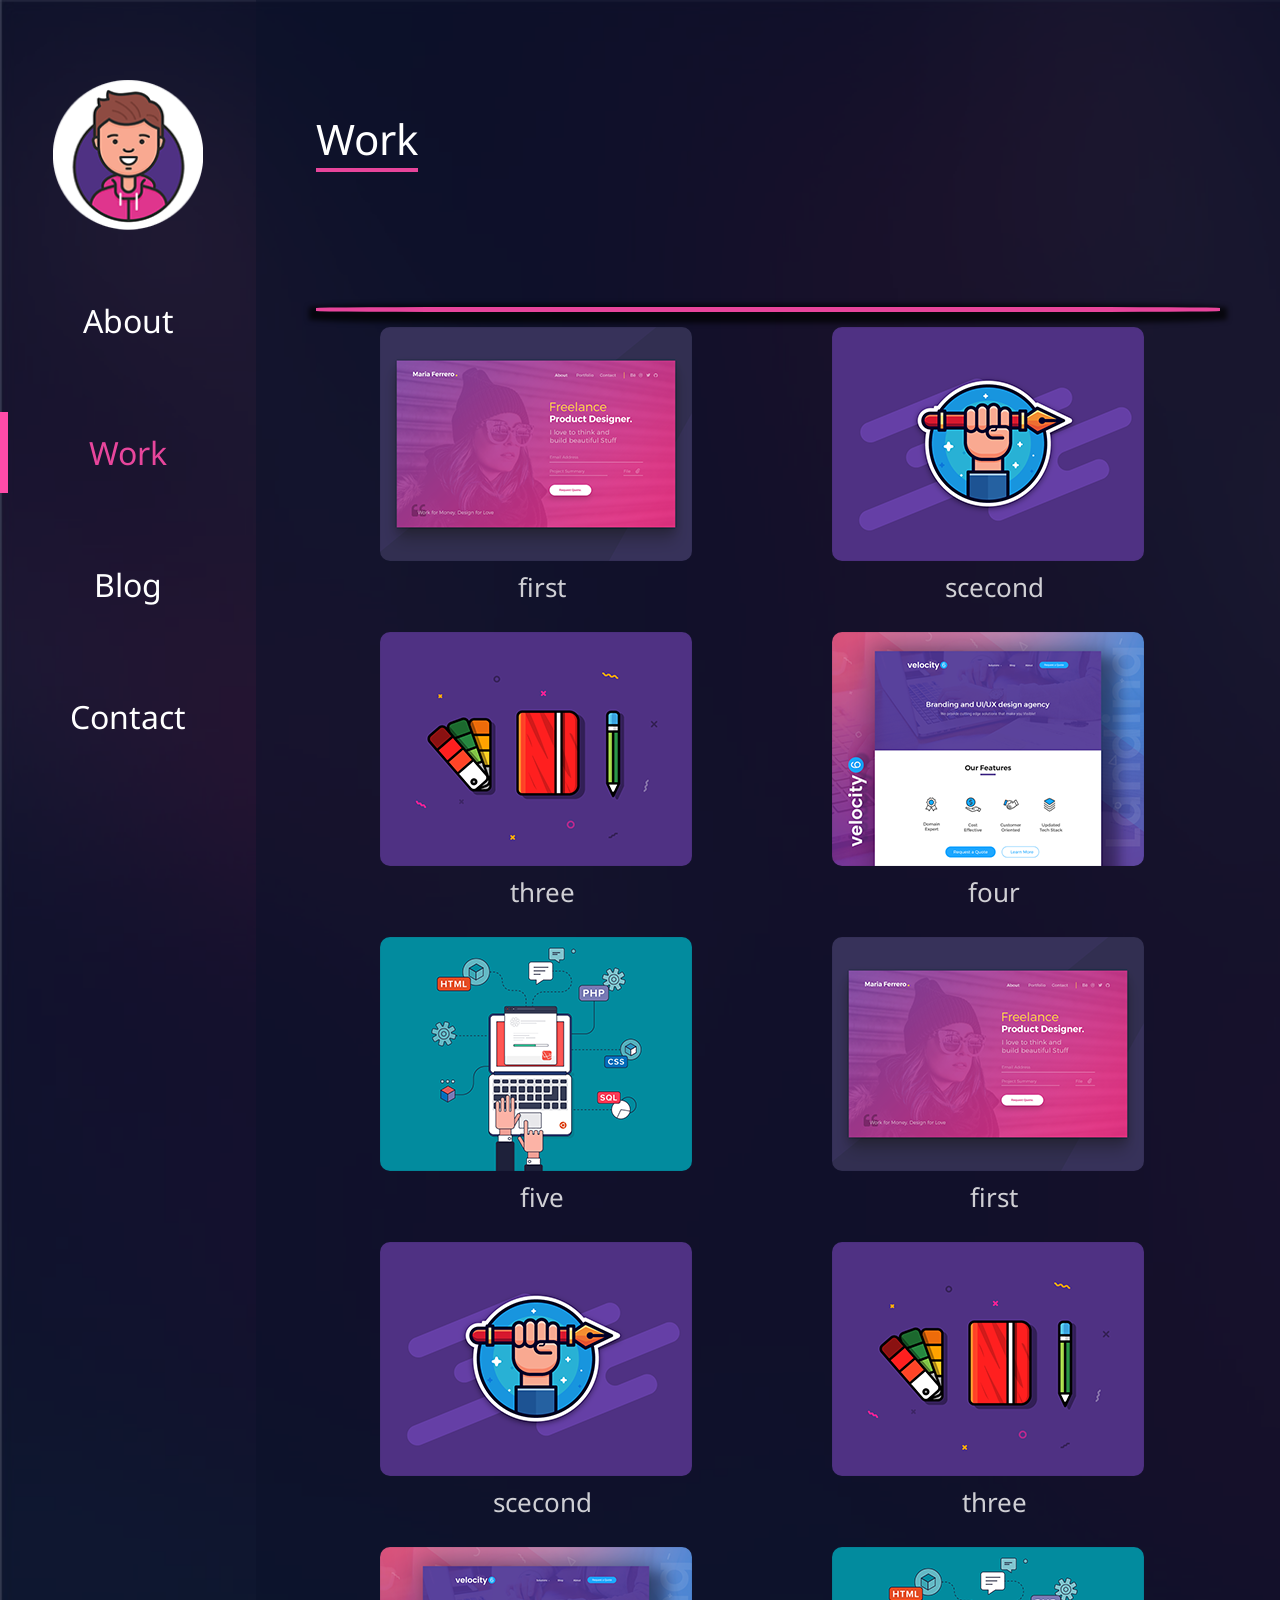
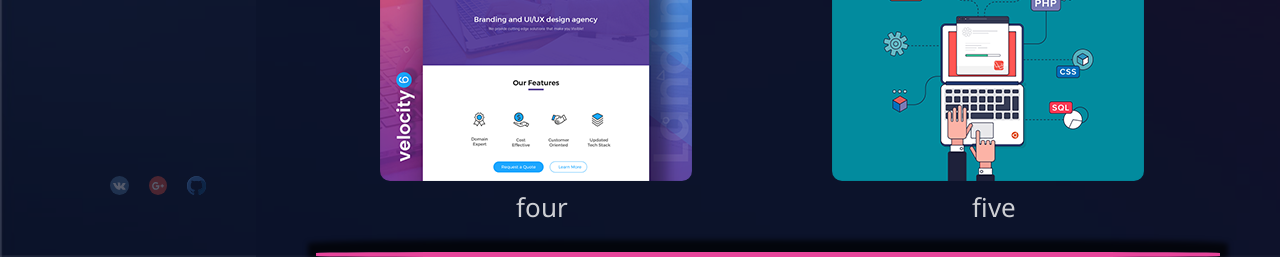
<file: index.html>
<!DOCTYPE html>
<html lang="en">
<head>
  <meta charset="UTF-8">
  <meta name="viewport" content="width=device-width,initial-scale=1.0">
  <link href="https://fonts.googleapis.com/css?family=K2D" rel="stylesheet">
  <title>Portfolio</title>
  <link rel="stylesheet" href="css/style.css">
</head>
<body>
  <div class="container">
  <div class="index-column__left">
      <header class="header">
       <div class="avatar">
         <img class="avatar__img" src="img/avatar.png" alt="avatar">
       </div>
       <nav class="nav-bar">
         <ul class="nav__list">
           <li class="nav__item"><a class="nav__link" href="about.html">About</a></li>
           <li class="nav__item"><a class="nav__link nav__link_active" href="index.html">Work</a></li>
           <li class="nav__item nav__item_dis"><a class="nav__link" href="labs.html">Blog</a></li>
           <li class="nav__item"><a class="nav__link" href="contact.html">Contact</a></li>
         </ul>
       </nav>
      </header>

      <footer class="footer__nav-bar">
        <ul class="social__list">
          <li class="social__item"><a class="social__link" href="https://vk.com/vladusha_u"><img src="img/vk.svg" alt=""></a> </li>
          <li class="social__item"><a class="social__link" href="#"><img src="img/google-plus.svg" alt=""></a></li>
          <li class="social__item"><a class="social__link" href="#"><img src="img/github.svg" alt=""></a></li>
       </ul>
      </footer>
  </div>
  <div class="index-column__right">
  <main class="work">
    <div class="block-entry">
    <h2 class="entry__title"><span class="entry__title_eff">Work</span></h2>
    <!-- <form class="search">
      <input class="search__input" id="input" type="text" autocomplete="off"/>
      <label class="search__label" for="input"></label>
      <button class="search__button" type="reset"></button>
      <div class="search__border"><span class="search__border_span"></span></div>
      <div class="search__close">x</div>
    </form> -->
    </div>
    <div class="gallery__top"></div>
    <section class="gallery">
      <!-- <figure class="gallery__item">
        <img class="gallery__img try" src="img/home-work.png" onclick="onImgClick(this)" alt="">
        <figcaption class="gallery__text" ><a class="gallery__link" href="#">Name of work Done</a></figcaption>
      </figure> -->
    </section>
    <div class="gallery__bot"></div>
  </main>
  </div>
  </div>
  <script async type="text/javascript" src="js/main.js"></script>
</body>
</html>
</file>
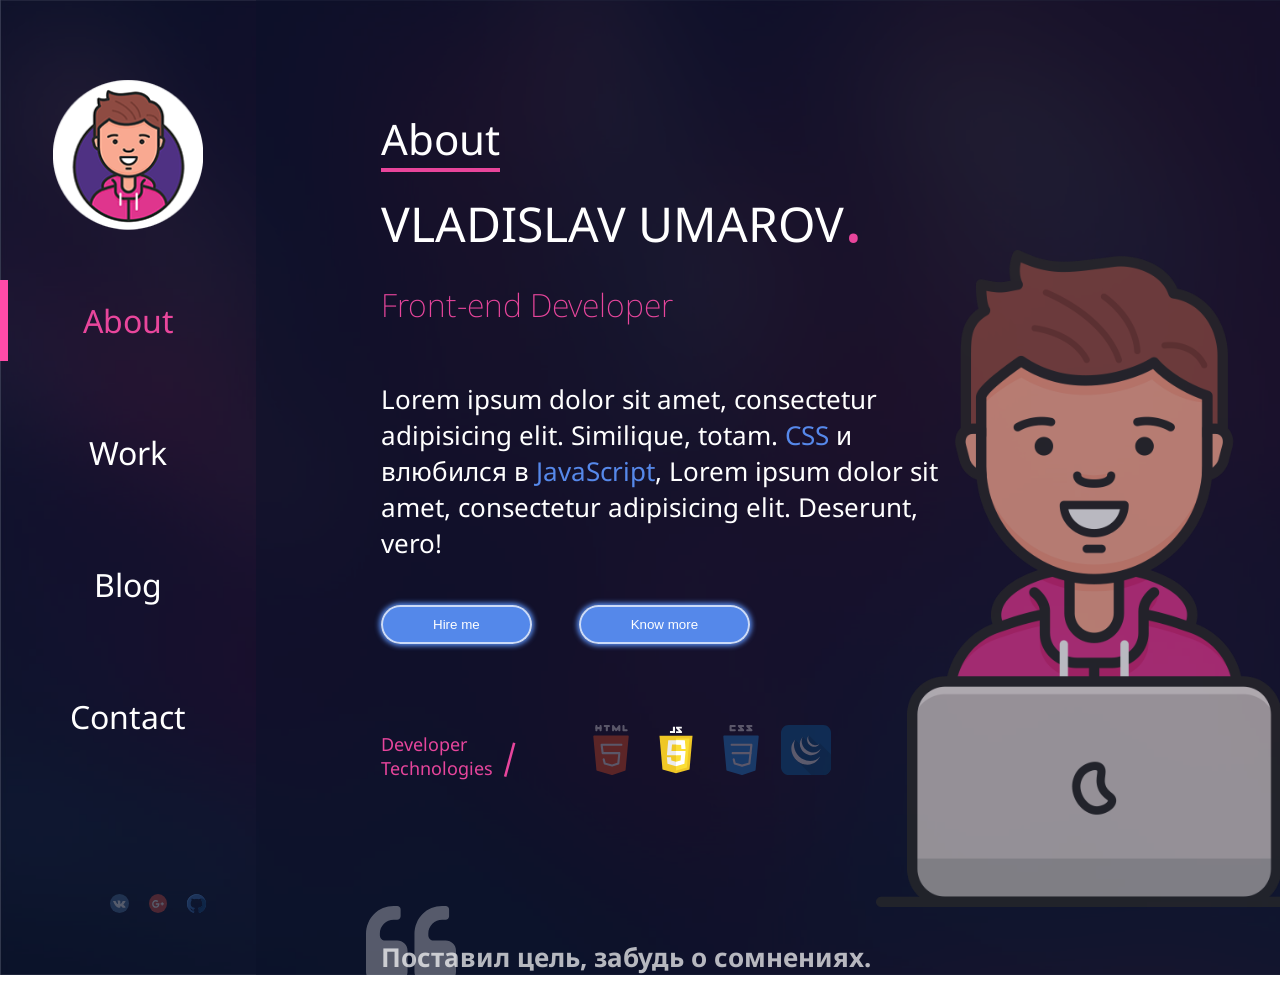
<file: about.html>
<!DOCTYPE html>
<html lang="en">
<head>
	<meta charset="UTF-8">
  <meta name="viewport" content="width=device-width,initial-scale=1.0">
  <link href="https://fonts.googleapis.com/css?family=K2D" rel="stylesheet">
	<title>Portfolio</title>
  <link rel="stylesheet" href="css/style.css">
</head>
<body>
  <div class="container">
    <div class="index-column__left">
      <header class="header">
       <div class="avatar">
         <img class="avatar__img" src="img/avatar.png" alt="avatar">
       </div>
       <nav class="nav-bar">
         <ul class="nav__list">
          <li class="nav__item"><a class="nav__link nav__link_active">About</a></li>
           <li class="nav__item"><a class="nav__link" href="index.html">Work</a></li>
           <li class="nav__item nav__item_dis"><a class="nav__link" href="labs.html">Blog</a></li>
           <li class="nav__item"><a class="nav__link" href="contact.html">Contact</a></li>
         </ul>
       </nav>
      </header>

      <footer class="footer__nav-bar">
        <ul class="social__list">
          <li class="social__item"><a class="social__link" href="https://vk.com/vladusha_u"><img src="img/vk.svg" alt=""></a> </li>
          <li class="social__item"><a class="social__link" href="#"><img src="img/google-plus.svg" alt=""></a></li>
          <li class="social__item"><a class="social__link" href="#"><img src="img/github.svg" alt=""></a></li>
       </ul>
      </footer>
  </div>

  <div class="index-column__right index-column__right_avatar">
    <main class="entry">
      <h2 class="entry__title"><span class="entry__title_eff">About</span></h2>
      <section class="about">
        <h1 class="about__title">VLADISLAV UMAROV</h1>
        <h3 class="about__subtitle">Front-end Developer</h3>
        <p class="about__text">Lorem ipsum dolor sit amet, consectetur adipisicing elit. Similique, totam. <span class="about__text_col">CSS</span> и влюбился в <span class="about__text_col">JavaScript</span>,
          Lorem ipsum dolor sit amet, consectetur adipisicing elit. Deserunt, vero!
         </p>
         <button class="entry__btn entry__btn_left btn">Hire me</button>
         <button class="entry__btn btn">Know more</button>
         <div class="preview">
         <p class="preview__title">Developer Technologies</p>
           <ul class="preview-menu">
             <li class="preview-menu__item">
              <a class="preview-menu__link">
                <img src="img/html.svg" alt="">
              </a>
             </li>
             <li class="preview-menu__item preview-menu__item_active">
              <a class="preview-menu__link">
                <img src="img/js.svg" alt="">
              </a>
             </li>
             <li class="preview-menu__item">
              <a class="preview-menu__link">
                <img src="img/css.svg" alt="">
              </a>
             </li>
             <li class="preview-menu__item">
              <a class="preview-menu__link preview-menu__link_mod">
                <img src="img/jquery.svg" alt="">
              </a>
             </li>
           </ul>
         </div>
         <b class="entry__slogan">Поставил цель, забудь о сомнениях.</b>
      </section>
    </main>
  </div>
  </div>
<script type="text/javascript" src="js/main.js"></script>
</body>
</html>
</file>
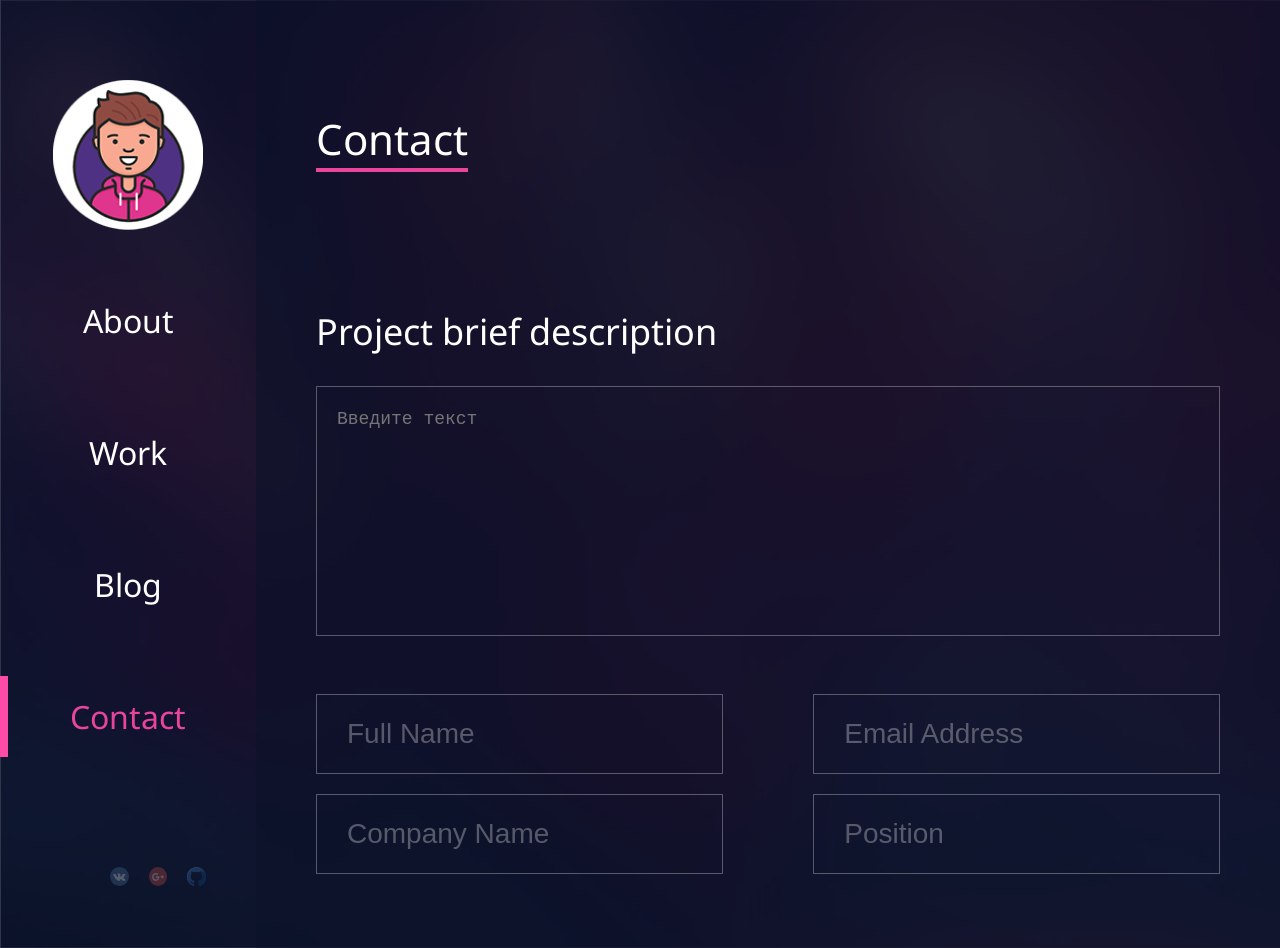
<file: contact.html>
<!DOCTYPE html>
<html lang="en">
  <head>
    <meta charset="UTF-8">
    <meta name="viewport" content="width=device-width,initial-scale=1.0">
    <link href="https://fonts.googleapis.com/css?family=K2D" rel="stylesheet">
    <title>Portfolio</title>
    <link rel="stylesheet" href="css/style.css">
  </head>
<body>
  <div class="container">
    <div class="index-column__left">
      <header class="header">
       <div class="avatar">
         <img class="avatar__img" src="img/avatar.png" alt="avatar">
       </div>
       <nav class="nav-bar">
         <ul class="nav__list">
           <li class="nav__item"><a class="nav__link" href="about.html">About</a></li>
           <li class="nav__item"><a class="nav__link" href="index.html">Work</a></li>
           <li class="nav__item"><a class="nav__link" href="labs.html">Blog</a></li>
           <li class="nav__item"><a class="nav__link nav__link_active" href="">Contact</a></li>
         </ul>
       </nav>
      </header>

      <footer class="footer__nav-bar">
        <ul class="social__list">
          <li class="social__item"><a class="social__link" href="https://vk.com/vladusha_u"><img src="img/vk.svg" alt=""></a> </li>
          <li class="social__item"><a class="social__link" href="#"><img src="img/google-plus.svg" alt=""></a></li>
          <li class="social__item"><a class="social__link" href="#"><img src="img/github.svg" alt=""></a></li>
       </ul>
      </footer>
  </div>

  <div class="index-column__right">
  <main class="labs">
    <div class="block-entry">
    <h2 class="entry__title"><span class="entry__title_eff">Contact</span></h2>
    </div>
    <section class="contact">
      <h1 class="contact__title">Project brief description</h1>

      <form class="form" action="">
        <textarea class="form__textarea" name="" id="" placeholder="Введите текст"></textarea>

          <div class="form-list__wrap">
          <input class="form-list__item" placeholder="Full Name" type="text">
          <input class="form-list__item" placeholder="Email Address" type="email">
          <input class="form-list__item" placeholder="Company Name" type="text">
          <input class="form-list__item" placeholder="Position" type="text">
          </div>

      </form>
    </section>
    </main>
  </div>
</div>
  <script type="text/javascript" src="js/test.js"></script>
</body>
</html>
</file>
<file: css/style.css>
@import url("https://fonts.googleapis.com/css?family=Noto+Sans:400,700&subset=cyrillic");

:hover {
  transition: all .7s;
}

::-webkit-scrollbar {
  display: none;
}

::-moz-scrollbar {
  width: 0;
}

* {
  box-sizing: border-box;
}

html {
  box-sizing: border-box;
  width: 100vw;
  height: 100vh;
  padding: 0;
  margin: 0;
  overflow-x: hidden;
}

body {
  box-sizing: inherit;
  box-sizing: border-box;
  width: 100%;
  height: 100%;
  padding: 0;
  margin: 0;

  font-family: "Noto Sans", sans-serif;
  font-size: 26px;
  font-weight: 400;
  color: #fff;

  background: linear-gradient(to right  bottom, purple, crimson) no-repeat;

  cursor: url(../cur1089.cur), progress !important;
}

a {
  text-decoration: none;
  color: inherit;

  cursor: url(../cur1089.cur), progress !important;
}

textarea,
input {
  box-sizing: border-box;
}

button {
  cursor: url(../cur1089.cur), progress !important;
}

/*   Разметка сетки на две части  */
.container {
  flex-direction: row;

  display: flex;
  width: 100%;
  min-height: 100%;

  background-image: url(../img/bg.jpg);
  background-repeat: no-repeat;
  background-position: 0 0;
  background-size: cover;
}

.index-column__left {
  flex-direction: column;

  display: flex;
  width: 20%;
  min-height: 100%;

  background-color: rgba(10,17,42, .8);
}

/*.container:before {
  position: absolute;
  top: 250px;
  left: 345px;

  width: 5px;
  height: 600px;
  overflow-y: hidden;

  content: "";

  background-color: rgba(244, 66, 238,.02);
  border-radius: 20px;

  filter: blur(3px);
}
*/
.index-column__right {
  position: relative;
  flex-direction: column;

  display: flex;
  width: 100%;
  min-height: 100%;
  padding: 0 60px;

  background-color: rgba(10,17,42, .9);
}

.index-column__right_avatar:after {
  position: absolute;
  top: 250px;
  left: 620px;

  width: 450px;
  height: 700px;

  content: "";

  background-image: url(../img/avatar-devel.png);
  background-repeat: no-repeat;
  background-size: 450px;

  opacity: .7;
}

/*Боковое меню*/
.header {
  flex-direction: column;

  display: flex;
  min-width: 200px;
  padding-top: 80px;
  margin: 0;
}

.avatar {
  justify-content: center;

  display: flex;
  margin-bottom: 50px;
}

.avatar__img {
  width: 150px;
  height: 150px;
}

/* Навигация */
.nav__list {
  flex-direction: column;

  display: flex;
  padding: 0;
  margin: 0;

  font-size: 32px;
  line-height: 32px;
  color: #fff;
  list-style: none;
}

.nav__item {
  position: relative;
  align-items: center;
  justify-content: center;

  display: flex;
  width: 100%;
  margin-bottom: 50px;
}

/* Ховер эффекты */
.nav__link_active:before {
  position: absolute;
  top: 0;
  left: 0;

  width: 8px;
  height: 81px;

  content: "";

  background-color: #ff4ba8;
}

.nav__item:hover:before {
  position: absolute;
  top: 0;
  left: 0;

  width: 8px;
  height: 81px;

  content: "";

  background-color: #ff4ba8;
}

.nav__item:hover {
  background-color: rgba(255,255,255, .03);
}

.nav__link:active {
  color: rgba(255,75,168, .9);

  transition: .1s;
}

.nav__link {
  display: block;
  width: 100%;
  height: 100%;
  margin: 25px 0;

  text-align: center;
  text-decoration: none;
  color: #fff;
  vertical-align: middle;
}

.nav__link_active {
  color: rgba(255,75,168, .9);
}

/* Подвал с соцсетями */
.footer__nav-bar {
  margin-top: auto;
}

.social__list {
  justify-content: center;

  display: flex;
  margin: 0 auto;
  margin: 50px;

  list-style: none;
}

.social__item {
  width: 40px;
  height: 40px;
  margin-left: 20px;

  opacity: .3;
}

.social__item:hover {
  box-shadow: 0 0 2px 2px #fff;
  border-radius: 50%;

  opacity: 1;
}

.social__link {
  text-decoration: none;
  color: #fff;
}

/*==============================*/

/* Основной контент*/
.entry {
  flex-direction: column;

  display: flex;
  width: 570px;
  padding: 110px 5px 0 5px;
  margin: 0;
  margin-left: 60px;
}

.entry__title_eff {
  position: relative;

  display: inline-block;
}

.entry__title_eff:after {
  position: absolute;
  bottom: -5px;
  left: 0;

  width: 100%;
  height: 4px;

  content: "";

  background-color: rgba(255,75,168, .9);;
}

.entry__title {
  padding: 0;
  margin: 0;

  font-size: 42px;
  font-weight: 400;
}

.about__title {
  padding: 0;
  margin: 0;
  margin-bottom: 20px;

  font-size: 48px;
  font-weight: 400;
}

.about__title:after {
  position: relative;

  content: ".";
  font-size: 70px;
  color: rgba(255,75,168, .9);
}

.about__subtitle {
  margin: 0;
  margin-bottom: 55px;

  font-size: 32px;
  font-weight: 200;
  color: rgba(255,75,168, .9);
}

.about__text {
  margin: 0;
  margin-bottom: 40px;

  text-align: left;
}

.about__text_col {
  font-size: 26px;
  line-height: 32px;
  color: rgba(93,150,255, .9);
}

.preview {
  flex-direction: row;

  display: flex;
  margin-bottom: 130px;
}

.preview__title {
  position: relative;

  width: 150px;

  font-size: 18px;
  color: rgba(255,75,168, .9);
}

.preview__title::after {
  position: absolute;
  top: 0;
  left: 120px;

  content: "|";
  font-size: 35px;

  transform: rotate(15deg);
}

.preview-menu {
  display: flex;

  list-style: none;
}

.entry__btn {
  margin-bottom: 70px;
}

.entry__btn_left {
  margin-right: 40px;
}

.btn {
  padding: 10px 50px;

  color: #fff;

  background-color: rgba(93,150,255, .9);
  box-shadow: 0 0 5px 2px rgba(93,150,255, .9);
  border: 2px solid rgba(255,255,255, .7);
  border-radius: 200px 200px 200px 200px;
}

.preview-menu__item {
  margin-top: -15px;
  margin-left: 15px;

  opacity: .3;
}

.preview-menu__item_active {
  opacity: 1;
}

.preview-menu__item:hover {
  opacity: 1;
}

.preview-menu__link img {
  width: 50px;
  height: 50px;
}

.btn:hover {
  color: #fff;

  background-color: rgba(255,75,168, .9);
  box-shadow: 0 0 5px 2px rgba(255,75,168, .9);
  border: 2px solid rgba(255,255,255, .7);
  border-radius: 200px 200px 200px 200px;
}

.entry__slogan {
  position: relative;

  margin: 0;

  color: rgba(255,255,255, .7);
}

.entry__slogan:before {
  position: absolute;
  top: -40px;
  left: -15px;
  z-index: 0;

  width: 20px;
  height: 20px;

  content: url(../img/quote-left.svg);
}

/*================ Block Work ======================*/
.work {
  width: 100%;
  height: 100%;
}

.block-entry {
  justify-content: space-between;

  display: flex;
  padding: 110px 0 0 0;
  margin: 0;
  margin-bottom: 140px;
}

.search {
  position: relative;
  top: -14px;

  width: 550px;
  height: 120px;
  margin-right: 80px;
  overflow: hidden;
}

.search__input {
  position: absolute;
  z-index: 1;

  width: 100%;
  height: 100%;
  padding: 0 65px 25px 60px;

  font-family: "PT Sans", sans-serif;
  font-size: 28px;
  letter-spacing: .3px;
  color: #ddd;

  background-color: rgba(255, 255, 255, 0);
  border: none;
  outline: none;
  transform: scaleX(0);
  transform-origin: 10%;
}

.search__button {
  position: absolute;
  right: 60px;
  bottom: 33px;

  width: 30px;
  height: 30px;

  background-color: transparent;
  border: 3px solid #fff;
  border-radius: 50%;
  outline: none;
  transform: rotate(45deg);

  -webkit-tap-highlight-color: transparent;
}

.search__button::-moz-focus-inner {
  border: 0;
}

.search__label {
  position: absolute;
  top: 0;
  left: 60px;

  width: 325px;
  height: 77px;
  overflow: hidden;

  font-size: 28px;
  line-height: 95px;
  letter-spacing: .3px;
  color: #ddd;

  pointer-events: none;
}

.search__label div {
  white-space: pre;
}

.search__border {
  position: absolute;
  right: 47px;
  bottom: 32px;

  width: 20px;
  height: 3px;

  background-color: transparent;
  transform: rotate(45deg);
}

.search__text {
  font-size: 42px;

  opacity: 0;
  pointer-events: none;
}

.search:before {
  position: absolute;
  top: 40px;
  left: 40px;

  width: 4px;
  height: 25px;

  content: "";

  background-color: #fff;

  transition: opacity .3s;

  opacity: 0;
}

.search.edge:before {
  opacity: 1;
}

.search__close {
  position: absolute;
  top: 5px;
  right: 50px;
  z-index: 5;

  font-size: 24px;
  color: rgba(255,75,168, .9);

  transition: opacity .4s;

  opacity: 0;
  pointer-events: none;
}

.search__close.visible {
  transition-delay: .4s;

  opacity: 1;
  pointer-events: auto;
}

.search__border_span {
  position: relative;

  display: inline-block;
  width: 150%;
}

.search__border_span:after {
  position: absolute;
  top: -30px;
  left: 0;

  width: 100%;
  height: 4px;

  content: "";

  background-color: rgba(255,255,255, 1);;
}

/*============== Gallery style ===============*/
.gallery {
  flex-direction: row;
  flex-wrap: wrap;
  justify-content: space-around;

  display: flex;
  width: 100%;
  padding-top: 15px;
  overflow: -moz-scrollbars-none;
  overflow-x: hidden;
  overflow-y: scroll;

  -ms-overflow-style: none;
}

.gallery__item {
  width: 325px;
  height: 235px;
  margin: 0 auto;
  margin-bottom: 70px;
}

.bg-body {
  position: fixed;
  top: 0;
  left: 0;
  align-items: center;
  flex-direction: column;
  justify-content: center;
  z-index: 999;

  display: flex;
  width: 100vw;
  height: 100vh;

  background-color: rgba(0,0,0, .2);
}

.gallery__img_zoom {
  width: 60%;
  height: 70%;

  box-shadow: 0 0 5px 5px #fff;
  border-radius: 10px;
  border-radius: 2px solid #fff;
}

@keyframes closeImg {
  0% {
    transform: scale(1);

    opacity: 0;
  }

  100% {
    transform: scale(0);

    opacity: .8;
  }
}

@keyframes openImg {
  0% {
    transform: scale(0);
  }

  100% {
    transform: scale(1);
  }
}

.bg-open {
  animation: openImg 1s;
}

.bg-close {
  animation: closeImg 1s;
}

.gallery__img {
  border-radius: 10px;
}

.gallery__img:hover {
  box-shadow: 0 0 5px 1px rgba(255,255,255, .5);
  border-radius: 10px;
}

.gallery__text {
  font-size: 26px;
  text-align: center;
  color: rgba(255,255,255, .8);
}

.gallery__link {
}

.gallery__top,
.gallery__bot {
  position: relative;
  top: 0;

  width: 100%;
  height: 5px;
  padding: 0;
  margin: 0 auto;

  background-color: rgba(255,75,168, .9);
  box-shadow: 0 4px 5px 7px rgba(0,0,0, .7);
  border-radius: 20%;
}

.gallery__bot {
  background-color: rgba(255,75,168, .9);
  box-shadow: 0 -4px 5px 8px rgba(0,0,0, .7);
}

/*========= labs =========*/
.labs-gallery {
  flex-direction: row;
  flex-wrap: wrap;

  display: flex;
  width: 100%;

  padding-top: 15px;
  overflow: -moz-scrollbars-none;
  overflow-x: hidden;
  overflow-y: scroll;

  -ms-overflow-style: none;
}

.labs-gallery__item {
  width: 480px;
  height: 650px;
  min-height: 450px;
  margin: 0;
  margin-right: auto;
  margin-bottom: 60px;

  background-color: rgba(10,17,42, .8);
  border-radius: 5px;
}

.labs-gallery__img {
  width: 480px;
  height: 380px;

  border: 2px solid #fff;
  border-radius: 5px;
}

.labs-gallery__title {
  margin-left: 30px;

  font-size: 26px;
  color: #fff;
}

.labs-gallery__text {
  margin: 0 30px;
  margin-bottom: 40px;

  font-size: 18px;
  color: rgba(255,255,255, .60);
  word-wrap: break-word;

  -moz-hyphens: auto;
  -webkit-hyphens: auto;
  -ms-hyphens: auto;
}

.labs-gallery__btn {
  padding: 10px;
  margin-left: 30px;

  font-size: 16px;
  color: #fff;
}

.blog-content {
  position: relative;
  align-items: center;
  justify-content: center;

  display: flex;
  width: 50%;
  height: 50%;
}

.blog-content__container {
  flex-direction: column;

  display: flex;
  width: 70%;
  height: 90%;
  overflow-y: scroll;

  color: #fff;

  background-color: rgba(10,17,42, .9);
  box-shadow: 0 0 10px 4px rgba(255,75,168, .7);
  border: 3px solid rgba(255,255,255, .8);
  border-radius: 10px;
}

.blog-content__wrap {
  flex-direction: column;

  display: flex;
  width: 100%;
  padding: 0 5%;
}

.blog-content__img {
  margin-bottom: 50px;
  height: 100%;
  width: 100%;
  border-bottom: 4px solid #fff;
}

.blog-content__title {
  margin: 0 auto;

  font-size: 24px;
  text-transform: uppercase;
  color: #fff;
}

.blog-content__text {
  font-size: 16px;
  line-height: 24px;
}

.blog-content__btn {
  position: relative;
  top: -290px;
  right: -20px;
  align-items: center;
  justify-content: center;

  display: flex;
  height: 20px
  width: 20px;

  color: #fff;

  background-color: rgba(93,150,255, .9);
  box-shadow: 0 0 5px 2px rgba(93,150,255, .9);
  border: 2px solid rgba(255,255,255, .7);
  border-radius: 200px 200px 200px 200px;
}

.blog-content__btn:hover {
  color: #fff;

  background-color: rgba(255,75,168, .9);
  box-shadow: 0 0 5px 2px rgba(255,75,168, .9);
  border: 2px solid rgba(255,255,255, .7);
  border-radius: 200px 200px 200px 200px;
}

.contact {

}

.contact__title {
  margin-top: 0;
  margin-bottom: 30px;

  font-size: 36px;
  font-weight: 400;
}

.form {
  width: 100%;
}

.form__textarea {
  box-sizing: border-box;
  width: 100%;
  min-height: 250px;
  padding-top: 20px;
  padding-left: 20px;
  margin-bottom: 50px;

  font-size: 18px;
  line-height: 24px;
  color: #fff;

  background-color: transparent;
  border: 1px solid rgba(255,255,255, .3);

  resize: none;
}

.form__title {
  margin-bottom: 30px;
}

.form-list__wrap {
  align-content: space-between;
  flex-wrap: wrap;
  justify-content: space-between;

  display: flex;
  min-height: 180px;
}

.form-list__item {
  width: 45%;
  min-height: 80px;
  padding: 10px 0 10px 30px;

  font-size: 28px;
  color: #fff;

  background-color: transparent;
  border: 1px solid rgba(255,255,255, .3);;
}

.form-list__item::placeholder {
  color: rgba(255,255,255, .3);
}

.form-list__item:nth-child(2n) {
  margin-right: 0;
}

.visuallyhidden {
  position: absolute;

  width: 1px;
  height: 1px;
  padding: 0;
  margin: -1px;
  overflow: hidden;
  clip: rect(0 0 0 0);

  border: 0;
}

@media
  only screen and (-webkit-min-device-pixel-ratio: 3),
  only screen and (   min--moz-device-pixel-ratio: 3),
  only screen and (     -o-min-device-pixel-ratio: 3/1),
  only screen and (        min-device-pixel-ratio: 3),
  only screen and (                min-resolution: 458dpi),
  only screen and (                min-resolution: 3dppx),
  only screen and (min-width: 414px) and (orientation: portrait) {
  .container {
    flex-direction: column;
  }

  /*=========== Header =============*/
  .index-column__left {
    width: 100%;
    padding: 20px 15px 20px 15px;
  }

  .header {
    flex-direction: row;

    width: 100%;
    padding: 0;
    margin-bottom: 15px;
  }

  .nav-bar {
    width: 100%;
  }

  .avatar {
    margin: 0;
  }

  .nav__list {
    align-items: center;
    flex-direction: row;
    flex-wrap: wrap;
    justify-content: space-between;

    width: 100%;
    height: 100%;
  }

  .nav__item {
    width: auto;
    margin: 0 auto;
  }

  .nav__item:hover {
    background-color: transparent;
  }

  .nav__link {
    padding-bottom: 5px;
    margin: 0;
  }

  .nav__link_active {
    border-bottom: 3px solid #fff;
    border-radius: 7px;
  }

  .nav__link_active:before,
  .nav__item:hover::before {
    display: none;
  }

  .social__list {
    margin: 0;
  }

  /*==============Index-right================*/
  .index-column__right {
    padding: 25px 15px 60px 15px;
  }

  /*==============About================*/

  .entry {
    width: 100%;
    padding: 0;
    margin-left: 0;
  }

  .about {
  }

  .index-column__right_avatar:after {
    top: 0;
    left: 0;

    width: 0;
  }

  .preview__title {
    margin: 0;
  }

  .preview-menu {
    width: 200px;
    padding: 0;
    padding-top: 20px;
    margin: 0;
    overflow-x: scroll;
  }

  /*==============Gallery================*/
  .block-entry {
    padding: 0;
    margin-bottom: 60px;
  }

  .gallery {
    height: 500px;
  }

  .gallery__img_zoom {
    width: 80%;
    height: 55%;
  }
  /*==============Blog================*/
  .labs-gallery{
    padding: 0;
    height: 600px;
    border-radius: 5px;
  }
  .labs-gallery__item{
    width: 387px;
    height: 600px;
  }
  .labs-gallery__img {
  width: 100%;
  height: 330px;
  }
  .blog-content{
    width: 90%;
    height: 50%;
  }
  .blog-content__container{
    width: 90%;
  }
  .blog-content__title{
    font-size: 18px;
  }
  .blog-content__btn{
    top: -170px;
    right: -15px;

  }

}

@media only screen and (min-width: 414px) and (orientation: landscape) {
  .gallery__img_zoom {
    width: 80%;
    height: 90%;
  }
  .blog-content{
    width: 90%;
    height: 95%;
  }
  .blog-content__title{
    font-size: 18px;
  }
  .blog-content__btn{
    top: -150px;
  }
}

/*================== Media for iphone 5=========================*/
@media
  only screen and (-webkit-min-device-pixel-ratio: 2),
  only screen and (   min--moz-device-pixel-ratio: 2),
  only screen and (     -o-min-device-pixel-ratio: 2/1),
  only screen and (        min-device-pixel-ratio: 2),
  only screen and (                min-resolution: 326dpi),
  only screen and (                min-resolution: 2dppx),
  only screen and (min-width: 320px) and (orientation: portrait){
    /* Retina styles here */
.container {
    flex-direction: column;
  }

  /*=========== Header =============*/
  .index-column__left {
    width: 100%;
    padding: 20px 15px 20px 15px;
  }

  .header {
    flex-direction: row;

    width: 100%;
    padding: 0;
    margin-bottom: 15px;
  }

  .nav-bar {
    width: 100%;
  }

  .avatar {
    margin: 0;
  }

  .nav__list {
    align-items: center;
    flex-direction: row;
    flex-wrap: wrap;
    justify-content: space-around;
    width: 100%;
    height: 100%;
  }

  .nav__item {
    width: auto;
    margin: 0;
    margin-left: 25px;
  }

  .nav__item:hover {
    background-color: transparent;
  }

  .nav__link {
    padding-bottom: 5px;
    margin: 0;
  }

  .nav__link_active {
    border-bottom: 3px solid #fff;
    border-radius: 7px;
  }

  .nav__link_active:before,
  .nav__item:hover::before {
    display: none;
  }

  .social__list {
    margin: 0;
  }

  /*==============Index-right================*/
  .index-column__right {
    padding: 25px 15px 60px 15px;
  }

  /*==============About================*/

  .entry {
    width: 100%;
    padding: 0;
    margin-left: 0;
  }

  .about {
  }

  .index-column__right_avatar:after {
    top: 0;
    left: 0;

    width: 0;
  }

  .preview__title {
    margin: 0;
  }

  .preview-menu {
    width: 200px;
    padding: 0;
    padding-top: 20px;
    margin: 0;
    overflow-x: scroll;
  }

  /*==============Gallery================*/
  .block-entry {
    padding: 0;
    margin-bottom: 60px;
  }

  .gallery {
    height: 500px;
  }

  .gallery__img_zoom {
    width: 80%;
    height: 55%;
  }
  /*==============Blog================*/
  .labs-gallery{
    padding: 0;
    height: 600px;
    border-radius: 5px;

  }
  .labs-gallery__item{
    width: 387px;
    height: 600px;
    margin: 0 auto;
    margin-bottom: 50px;
  }
  .labs-gallery__img {
  width: 100%;
  height: 330px;
  }
  .blog-content{
    width: 90%;
    height: 50%;
  }
  .blog-content__container{
    width: 90%;
  }
  .blog-content__title{
    font-size: 18px;
  }
  .blog-content__btn{
    top: -110px;
    right: -15px;

  }

}

@media only screen and (min-width: 320px) and (orientation: landscape) {
  .gallery__img_zoom {
    width: 80%;
    height: 90%;
  }
  .blog-content{
    width: 90%;
    height: 95%;
  }
  .blog-content__title{
    font-size: 18px;
  }
  .blog-content__btn{
    top: -130px;
  }
}
/* Retina styles here */

/* Retina styles here */
</file>
